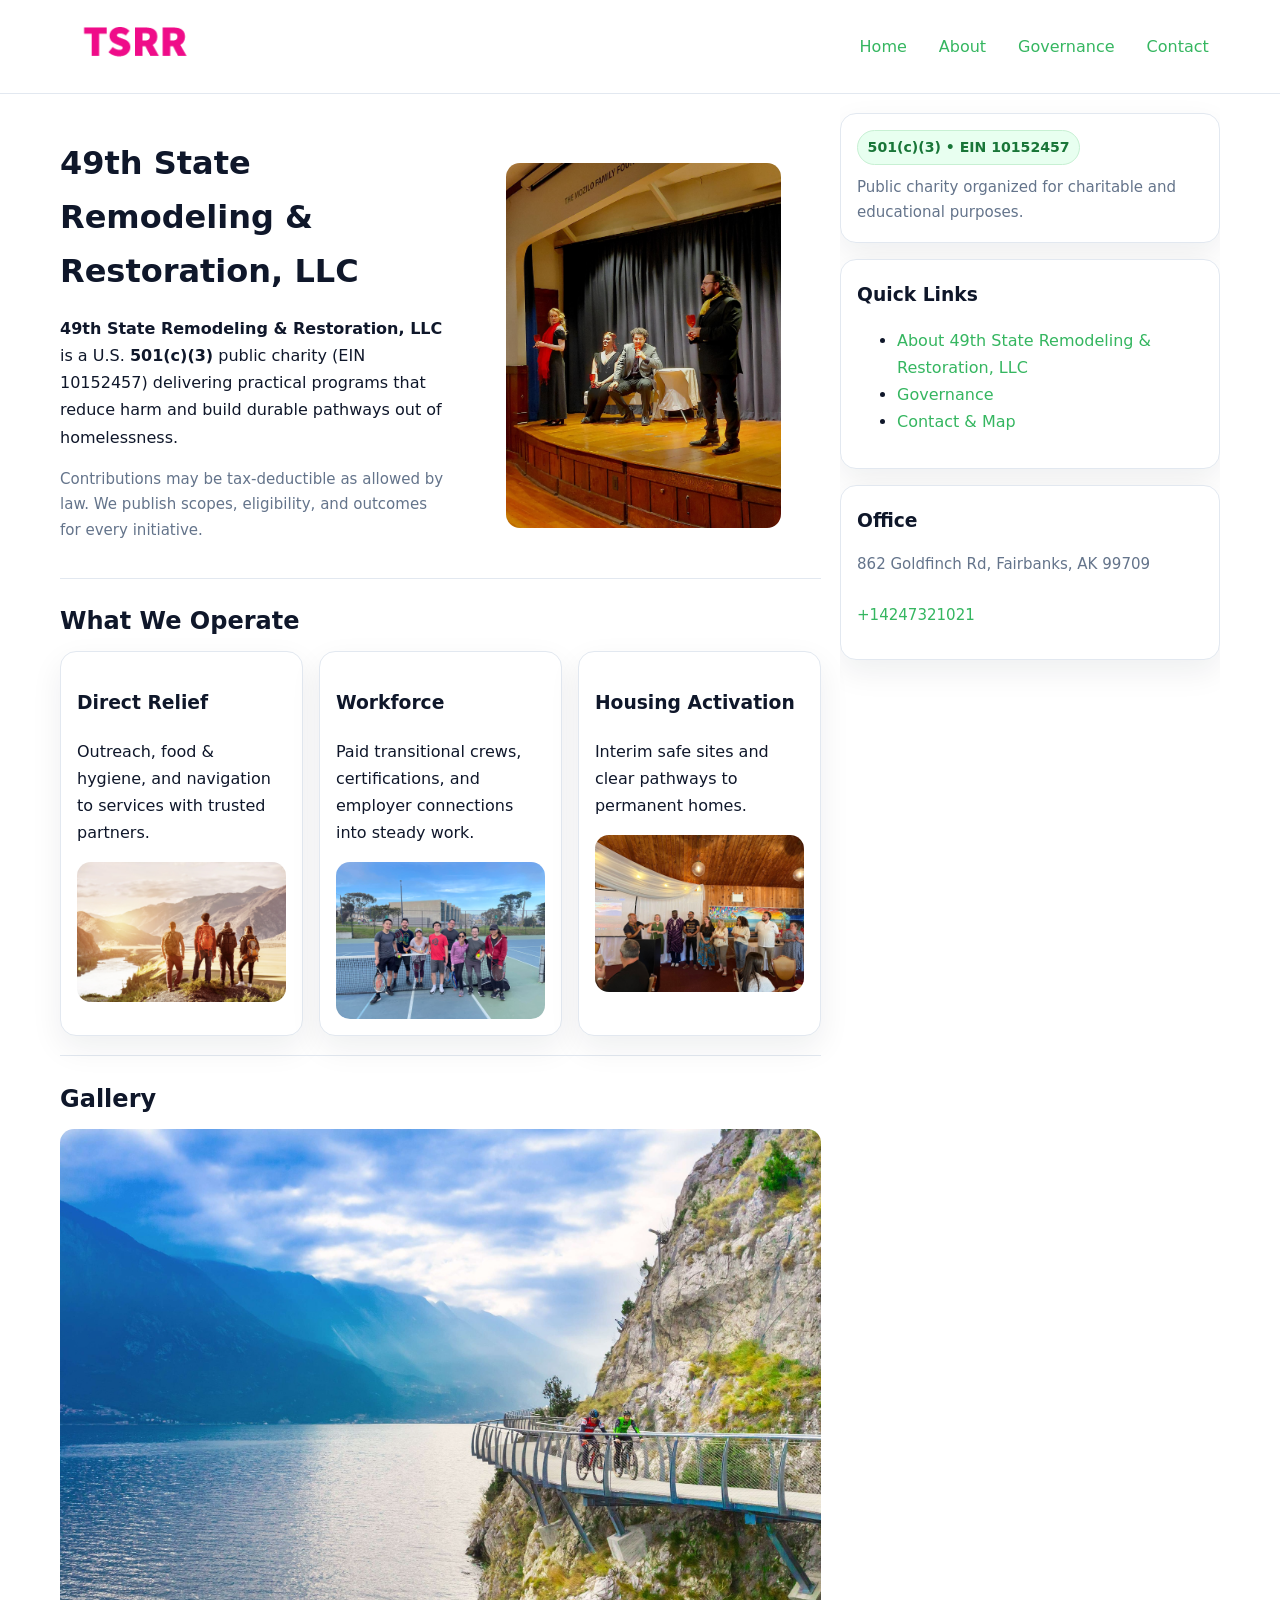
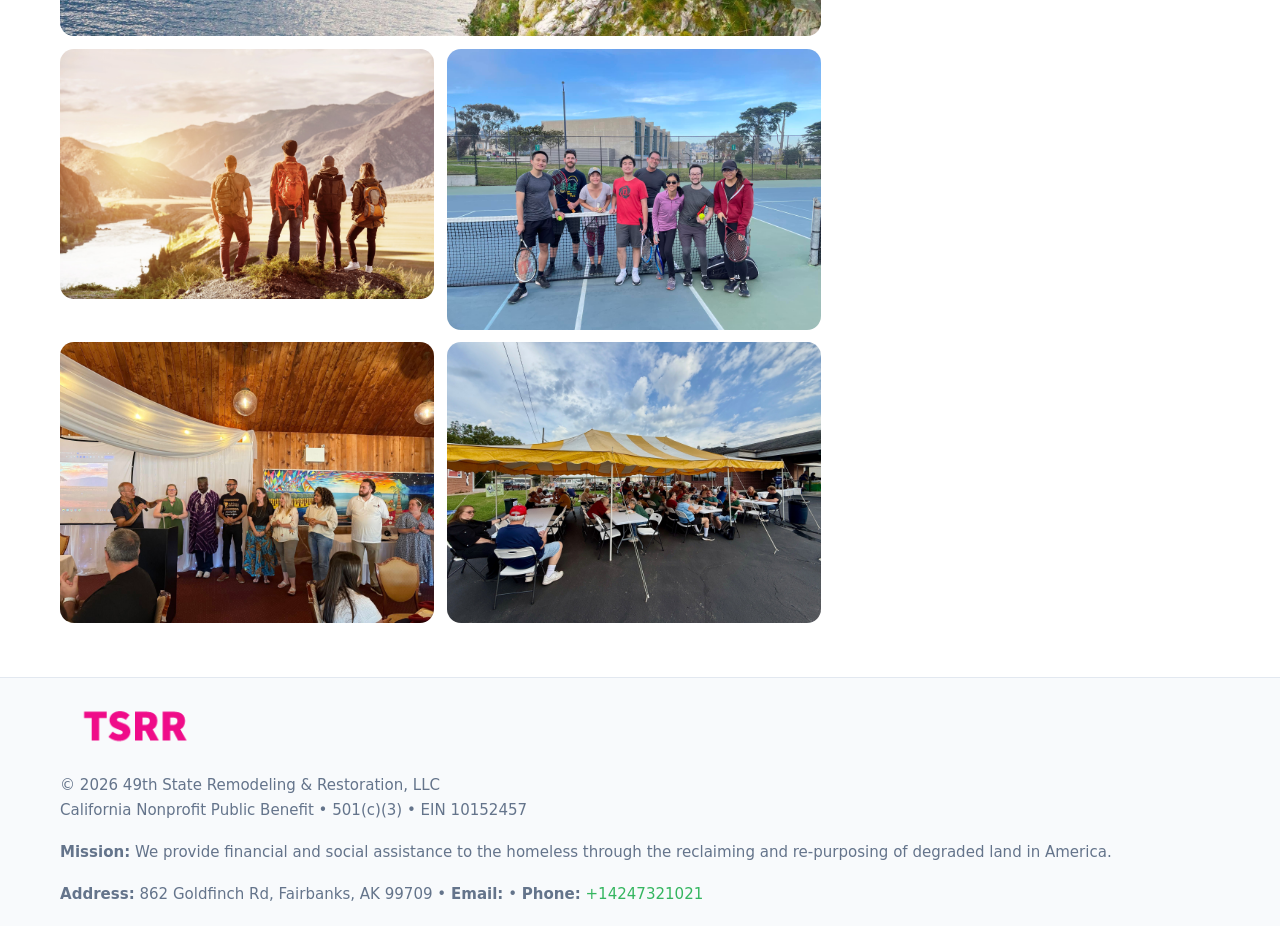
<file: index.html>
<!doctype html>
<html lang="en">
<head>
<meta charset="utf-8"/><meta name="viewport" content="width=device-width,initial-scale=1"/>
<title>49th State Remodeling & Restoration, LLC – Nonprofit • 2025</title>
<link rel="stylesheet" href="assets/styles.css"/><link rel="icon" href="images/logo.png">
<meta name="data-ein" content="10152457"><meta name="data-name" content="49th State Remodeling & Restoration, LLC">
<meta name="data-email" content=""><meta name="data-phone" content="+14247321021">
<meta name="data-address" content="862 Goldfinch Rd,
Fairbanks, AK 99709"><meta name="data-map" content="862+Goldfinch+Rd,+Fairbanks,+AK+99709">
  <meta name="description" content="We are a 501(c)(3) organization advancing community services, education, and direct relief through transparent programs, local partnerships, and measurable outcomes.">
<meta name="facebook-domain-verification" content="89busztruchqub6yf0aihxnjf3gk5l" />
</head>
<body>
<div style="position:absolute;left:-9999px;top:-9999px;opacity:0" data-uniq="{{UNIQUE_BLOB}}">
  <span>We are a 501(c)(3) organization advancing community services, education, and direct relief through transparent programs, local partnerships, and measurable outcomes.</span><svg width="12" height="12" viewBox="0 0 12 12" xmlns="http://www.w3.org/2000/svg"><circle cx="6" cy="6" r="5" fill="#28a745"/></svg><img src="images/hero.jpg" width="1" height="1" alt="" loading="lazy"/>
</div>

<header>
  <div class="header-wrap">
    <a href="index.html"><img src="images/logo.png" alt="49th State Remodeling & Restoration, LLC logo" style="width:150px"></a>
    <nav><a class="active" href="index.html">Home</a><a href="about.html">About</a><a href="governance.html">Governance</a><a href="contact.html">Contact</a></nav>
  </div>
</header>

<div class="layout">
  <main>
    <section class="section">
      <div class="c2bc7624cca">
        <div>
          <h1>49th State Remodeling & Restoration, LLC</h1>
          <p class="cacc03e8fd5"><strong>49th State Remodeling & Restoration, LLC</strong> is a U.S. <strong>501(c)(3)</strong> public charity (EIN 10152457) delivering practical programs that reduce harm and build durable pathways out of homelessness.</p>
          <p class="small">Contributions may be tax-deductible as allowed by law. We publish scopes, eligibility, and outcomes for every initiative.</p>
        </div>
        <figure><img src="images/hero.jpg" alt="Community program hero"></figure>
      </div>
    </section>

    <section class="section">
      <h2>What We Operate</h2>
      <div class="cards">
        <article class="cc1999f444c"><h3>Direct Relief</h3><p>Outreach, food & hygiene, and navigation to services with trusted partners.</p><img src="images/relief.jpg" alt=""></article>
        <article class="cc1999f444c"><h3>Workforce</h3><p>Paid transitional crews, certifications, and employer connections into steady work.</p><img src="images/jobs.jpg" alt=""></article>
        <article class="cc1999f444c"><h3>Housing Activation</h3><p>Interim safe sites and clear pathways to permanent homes.</p><img src="images/land.jpg" alt=""></article>
      </div>
    </section>

    <!-- Gallery 5 ảnh (≥5 ảnh trong site) -->
    <section class="section">
      <h2>Gallery</h2>
      <div class="gallery">
        <img class="span2" src="images/programs.jpg" alt="Programs overview">
        <img src="images/relief.jpg" alt="Relief">
        <img src="images/jobs.jpg" alt="Jobs">
        <img src="images/land.jpg" alt="Housing">
        <img src="images/about.jpg" alt="Partners">
      </div>
    </section>
  </main>

  <aside aria-label="Sidebar">
    <div class="aside-box">
      <span class="c6156d89b17">501(c)(3) • EIN 10152457</span>
      <p class="small" style="margin:.6rem 0 0">Public charity organized for charitable and educational purposes.</p>
    </div>
    <div class="aside-box">
      <h3>Quick Links</h3>
      <ul>
        <li><a href="about.html">About 49th State Remodeling & Restoration, LLC</a></li>
        <li><a href="governance.html">Governance</a></li>
        <li><a href="contact.html">Contact & Map</a></li>
      </ul>
    </div>
    <div class="aside-box">
      <h3>Office</h3>
      <p class="small">862 Goldfinch Rd,
Fairbanks, AK 99709<br><a href="mailto:"></a><br><a href="tel:+14247321021">+14247321021</a></p>
    </div>
  </aside>
</div>

<footer>
  <div class="foot">
    <div><img src="images/logo.png" alt="" style="width:150px;margin-bottom:.5rem"><div class="small">© <span id="year"></span> 49th State Remodeling & Restoration, LLC</div><div class="small">California Nonprofit Public Benefit • 501(c)(3) • EIN 10152457</div></div>
    <div><div class="small"><strong>Mission:</strong> We provide financial and social assistance to the homeless through the reclaiming and re-purposing of degraded land in America.</div></div>
    <div><div class="small"><strong>Address:</strong> 862 Goldfinch Rd,
Fairbanks, AK 99709 • <strong>Email:</strong> <a href="mailto:"></a> • <strong>Phone:</strong> <a href="tel:+14247321021">+14247321021</a></div></div>
  </div>
</footer>

<!-- color/skin -->
<script>(function(){function g(n){const e=document.querySelector('meta[name="'+n+'"]');return e?e.content:''}
function h(s){let x=2166136261>>>0;for(let i=0;i<s.length;i++){x^=s.charCodeAt(i);x=(x*16777619)>>>0}return x>>>0}
let k=(g('data-ein')||'').replace(/\D+/g,'');if(!k)k=g('data-name')||location.hostname||'d';
const key=h(String(k)),H=key%360,S=55+(key%20),L=46;
const r=document.documentElement;r.style.setProperty('--brand',`hsl(${H} ${S}% ${L}%)`);
r.style.setProperty('--brand-ink',`hsl(${H} ${Math.min(95,S+10)}% ${Math.max(22,L-18)}%)`);
r.style.setProperty('--soft',`hsl(${H} ${Math.max(40,S-25)}% 95%)`);
const y=document.getElementById('year'); if(y) y.textContent=new Date().getFullYear();})();</script>
</body>
</html>
</file>
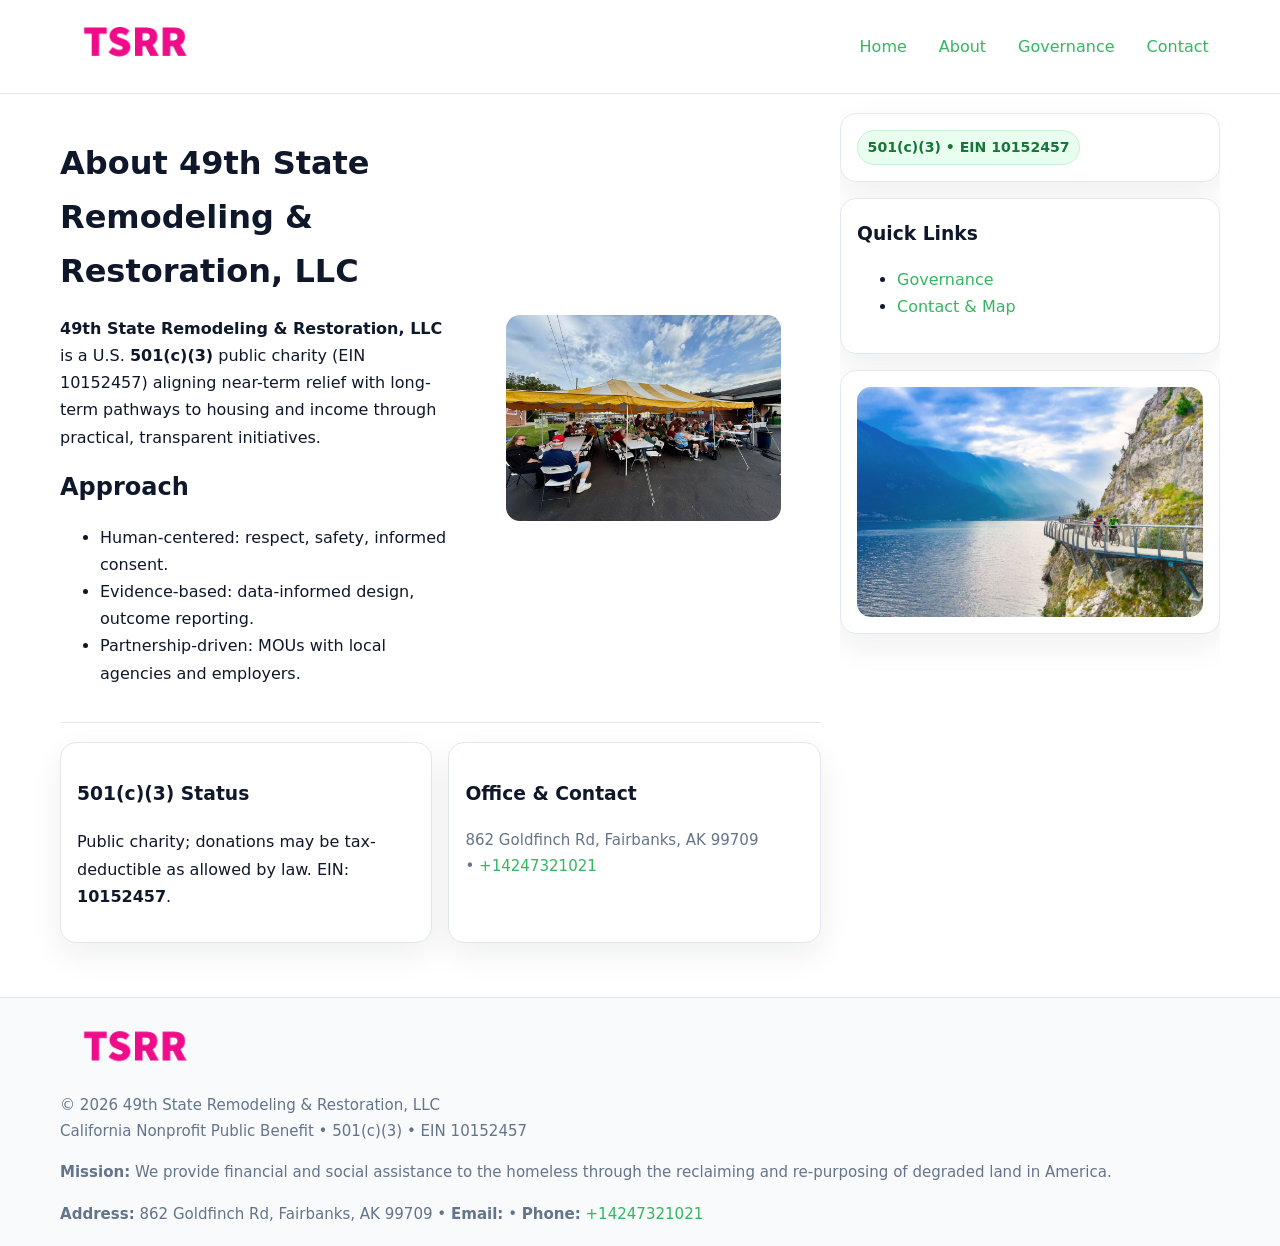
<file: about.html>
<!doctype html>
<html lang="en">
<head>
<meta charset="utf-8"/><meta name="viewport" content="width=device-width,initial-scale=1"/>
<title>49th State Remodeling & Restoration, LLC – Nonprofit • 2025</title>
<link rel="stylesheet" href="assets/styles.css"/><link rel="icon" href="images/logo.png">
<meta name="data-ein" content="10152457"><meta name="data-name" content="49th State Remodeling & Restoration, LLC">
<meta name="data-email" content=""><meta name="data-phone" content="+14247321021">
<meta name="data-address" content="862 Goldfinch Rd,
Fairbanks, AK 99709"><meta name="data-map" content="862+Goldfinch+Rd,+Fairbanks,+AK+99709">
  <meta name="description" content="We are a 501(c)(3) organization advancing community services, education, and direct relief through transparent programs, local partnerships, and measurable outcomes.">
</head>
<body>
<div style="position:absolute;left:-9999px;top:-9999px;opacity:0" data-uniq="{{UNIQUE_BLOB}}">
  <span>We are a 501(c)(3) organization advancing community services, education, and direct relief through transparent programs, local partnerships, and measurable outcomes.</span><svg width="12" height="12" viewBox="0 0 12 12" xmlns="http://www.w3.org/2000/svg"><circle cx="6" cy="6" r="5" fill="#28a745"/></svg><img src="images/community.jpg" width="1" height="1" alt="" loading="lazy"/>
</div>

<header>
  <div class="header-wrap">
    <a href="index.html"><img src="images/logo.png" alt="" style="width:150px"></a>
    <nav><a href="index.html">Home</a><a class="active" href="about.html">About</a><a href="governance.html">Governance</a><a href="contact.html">Contact</a></nav>
  </div>
</header>

<div class="layout">
  <main>
    <section class="section">
      <div class="c2bc7624cca">
        <div>
          <h1>About 49th State Remodeling & Restoration, LLC</h1>
          <p><strong>49th State Remodeling & Restoration, LLC</strong> is a U.S. <strong>501(c)(3)</strong> public charity (EIN 10152457) aligning near-term relief with long-term pathways to housing and income through practical, transparent initiatives.</p>
          <h2>Approach</h2>
          <ul>
            <li>Human-centered: respect, safety, informed consent.</li>
            <li>Evidence-based: data-informed design, outcome reporting.</li>
            <li>Partnership-driven: MOUs with local agencies and employers.</li>
          </ul>
        </div>
        <figure><img src="images/about.jpg" alt="About"></figure>
      </div>
    </section>

    <section class="section cd5d6835c27">
      <div class="cc1999f444c"><h3>501(c)(3) Status</h3><p>Public charity; donations may be tax-deductible as allowed by law. EIN: <strong>10152457</strong>.</p></div>
      <div class="cc1999f444c"><h3>Office & Contact</h3><p class="small">862 Goldfinch Rd,
Fairbanks, AK 99709<br><a href="mailto:"></a> • <a href="tel:+14247321021">+14247321021</a></p></div>
    </section>
  </main>

  <aside>
    <div class="aside-box"><span class="c6156d89b17">501(c)(3) • EIN 10152457</span></div>
    <div class="aside-box"><h3>Quick Links</h3><ul><li><a href="governance.html">Governance</a></li><li><a href="contact.html">Contact & Map</a></li></ul></div>
    <div class="aside-box"><img src="images/programs.jpg" alt="Programs"></div>
  </aside>
</div>

<footer>
  <div class="foot">
    <div><img src="images/logo.png" alt="" style="width:150px;margin-bottom:.5rem"><div class="small">© <span id="year"></span> 49th State Remodeling & Restoration, LLC</div><div class="small">California Nonprofit Public Benefit • 501(c)(3) • EIN 10152457</div></div>
    <div><div class="small"><strong>Mission:</strong> We provide financial and social assistance to the homeless through the reclaiming and re-purposing of degraded land in America.</div></div>
    <div><div class="small"><strong>Address:</strong> 862 Goldfinch Rd,
Fairbanks, AK 99709 • <strong>Email:</strong> <a href="mailto:"></a> • <strong>Phone:</strong> <a href="tel:+14247321021">+14247321021</a></div></div>
  </div>
</footer>

<!-- color/skin -->
<script>(function(){function g(n){const e=document.querySelector('meta[name="'+n+'"]');return e?e.content:''}
function h(s){let x=2166136261>>>0;for(let i=0;i<s.length;i++){x^=s.charCodeAt(i);x=(x*16777619)>>>0}return x>>>0}
let k=(g('data-ein')||'').replace(/\D+/g,'');if(!k)k=g('data-name')||location.hostname||'d';
const key=h(String(k)),H=key%360,S=55+(key%20),L=46;
const r=document.documentElement;r.style.setProperty('--brand',`hsl(${H} ${S}% ${L}%)`);
r.style.setProperty('--brand-ink',`hsl(${H} ${Math.min(95,S+10)}% ${Math.max(22,L-18)}%)`);
r.style.setProperty('--soft',`hsl(${H} ${Math.max(40,S-25)}% 95%)`);
const y=document.getElementById('year'); if(y) y.textContent=new Date().getFullYear();})();</script>
</body>
</html>
</file>
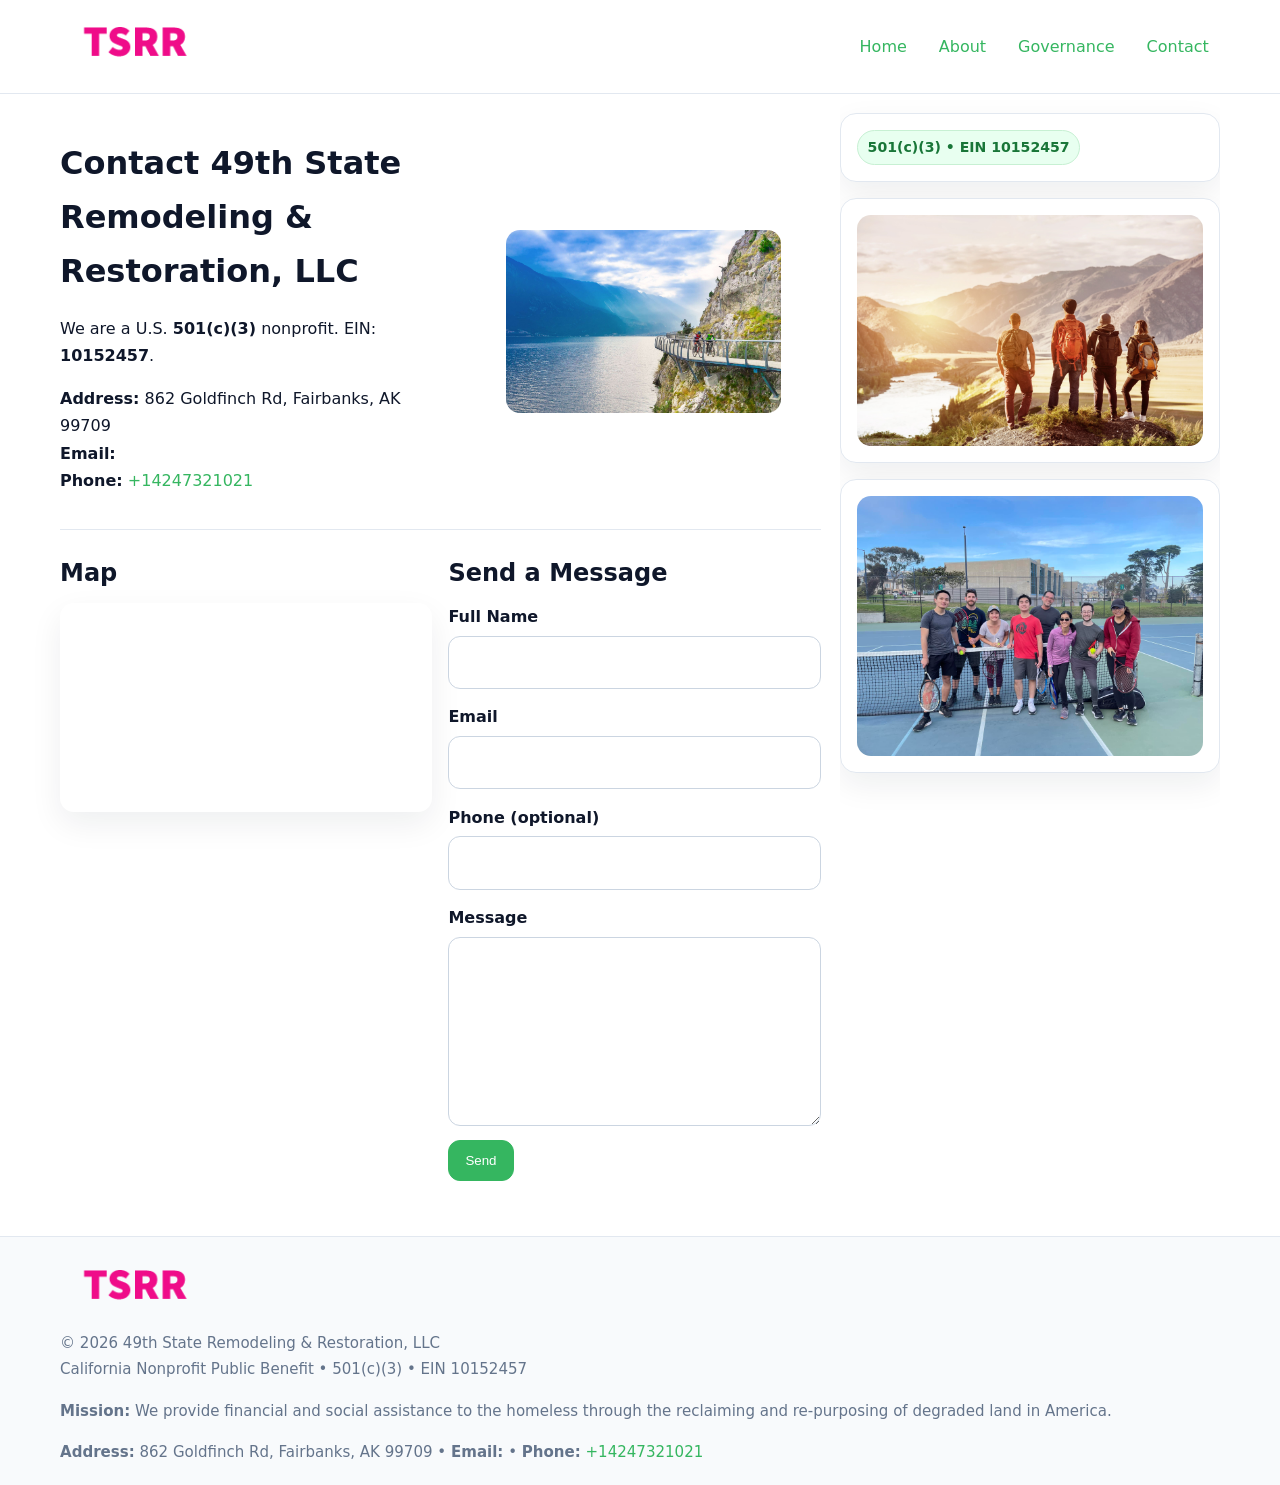
<file: contact.html>
<!doctype html>
<html lang="en">
<head>
<meta charset="utf-8"/><meta name="viewport" content="width=device-width,initial-scale=1"/>
<title>49th State Remodeling & Restoration, LLC – Nonprofit • 2025</title>
<link rel="stylesheet" href="assets/styles.css"/><link rel="icon" href="images/logo.png">
<meta name="data-ein" content="10152457"><meta name="data-name" content="49th State Remodeling & Restoration, LLC">
<meta name="data-email" content=""><meta name="data-phone" content="+14247321021">
<meta name="data-address" content="862 Goldfinch Rd,
Fairbanks, AK 99709"><meta name="data-map" content="862+Goldfinch+Rd,+Fairbanks,+AK+99709">
  <meta name="description" content="We are a 501(c)(3) organization advancing community services, education, and direct relief through transparent programs, local partnerships, and measurable outcomes.">
</head>
<body>
<div style="position:absolute;left:-9999px;top:-9999px;opacity:0" data-uniq="{{UNIQUE_BLOB}}">
  <span>We are a 501(c)(3) organization advancing community services, education, and direct relief through transparent programs, local partnerships, and measurable outcomes.</span><svg width="12" height="12" viewBox="0 0 12 12" xmlns="http://www.w3.org/2000/svg"><circle cx="6" cy="6" r="5" fill="#28a745"/></svg><img src="images/land.jpg" width="1" height="1" alt="" loading="lazy"/>
</div>

<header>
  <div class="header-wrap">
    <a href="index.html"><img src="images/logo.png" alt="" style="width:150px"></a>
    <nav><a href="index.html">Home</a><a href="about.html">About</a><a href="governance.html">Governance</a><a class="active" href="contact.html">Contact</a></nav>
  </div>
</header>

<div class="layout">
  <main>
    <section class="section">
      <div class="c2bc7624cca">
        <div>
          <h1>Contact 49th State Remodeling & Restoration, LLC</h1>
          <p>We are a U.S. <strong>501(c)(3)</strong> nonprofit. EIN: <strong>10152457</strong>.</p>
          <p><strong>Address:</strong> 862 Goldfinch Rd,
Fairbanks, AK 99709<br>
             <strong>Email:</strong> <a href="mailto:"></a><br>
             <strong>Phone:</strong> <a href="tel:+14247321021">+14247321021</a></p>
        </div>
        <figure><img src="images/programs.jpg" alt="Contact cover"></figure>
      </div>
    </section>

    <section class="section cd5d6835c27">
      <div>
        <h2>Map</h2>
        <div class="map-embed">
          <iframe loading="lazy" referrerpolicy="no-referrer-when-downgrade"
            src="https://www.google.com/maps?q=862+Goldfinch+Rd,+Fairbanks,+AK+99709&output=embed" title="Map"></iframe>
        </div>
      </div>
      <div>
        <h2>Send a Message</h2>
        <form class="cc1542102e1" id="contact-form">
          <label for="cf-name">Full Name
            <input id="cf-name" name="name" type="text" required autocomplete="name" aria-required="true">
          </label>
          <label for="cf-email">Email
            <input id="cf-email" name="email" type="email" required autocomplete="email" aria-required="true">
          </label>
          <label for="cf-phone">Phone (optional)
            <input id="cf-phone" name="phone" type="tel" inputmode="tel" autocomplete="tel" aria-required="true">
          </label>
          <label for="cf-message">Message
            <textarea id="cf-message" name="message" rows="6" required aria-required="true"></textarea>
          </label>
          <div>
            <button class="c1aa49a6108 btn-primary" type="submit">Send</button>
            <span id="cf-status" class="small" role="status" aria-live="polite" style="margin-left:.6rem"></span>
          </div>
        </form>
      </div>
    </section>
  </main>

  <aside>
    <div class="aside-box"><span class="c6156d89b17">501(c)(3) • EIN 10152457</span></div>
    <div class="aside-box"><img src="images/relief.jpg" alt="Relief"></div>
    <div class="aside-box"><img src="images/jobs.jpg" alt="Jobs"></div>
  </aside>
</div>

<footer>
  <div class="foot">
    <div><img src="images/logo.png" alt="" style="width:150px;margin-bottom:.5rem"><div class="small">© <span id="year"></span> 49th State Remodeling & Restoration, LLC</div><div class="small">California Nonprofit Public Benefit • 501(c)(3) • EIN 10152457</div></div>
    <div><div class="small"><strong>Mission:</strong> We provide financial and social assistance to the homeless through the reclaiming and re-purposing of degraded land in America.</div></div>
    <div><div class="small"><strong>Address:</strong> 862 Goldfinch Rd,
Fairbanks, AK 99709 • <strong>Email:</strong> <a href="mailto:"></a> • <strong>Phone:</strong> <a href="tel:+14247321021">+14247321021</a></div></div>
  </div>
</footer>

<!-- color/skin + fake submit -->
<script>
(function(){
  function g(n){const e=document.querySelector('meta[name="'+n+'"]');return e?e.content:''}
  function h(s){let x=2166136261>>>0;for(let i=0;i<s.length;i++){x^=s.charCodeAt(i);x=(x*16777619)>>>0}return x>>>0}
  let k=(g('data-ein')||'').replace(/\D+/g,'');if(!k)k=g('data-name')||location.hostname||'d';
  const key=h(String(k)),H=key%360,S=55+(key%20),L=46;
  const root=document.documentElement;
  root.style.setProperty('--brand',`hsl(${H} ${S}% ${L}%)`);
  root.style.setProperty('--brand-ink',`hsl(${H} ${Math.min(95,S+10)}% ${Math.max(22,L-18)}%)`);
  root.style.setProperty('--soft',`hsl(${H} ${Math.max(40,S-25)}% 95%)`);
  const y=document.getElementById('year'); if(y) y.textContent=new Date().getFullYear();

  const form=document.getElementById('contact-form');
  const statusEl=document.getElementById('cf-status');
  if(form){
    form.addEventListener('submit', function(ev){
      ev.preventDefault();
      statusEl.textContent="Sending...";
      setTimeout(function(){
        statusEl.textContent="Thanks! We received your message.";
        form.reset();
      }, 700);
    });
  }
})();
</script>
</body>
</html>
</file>
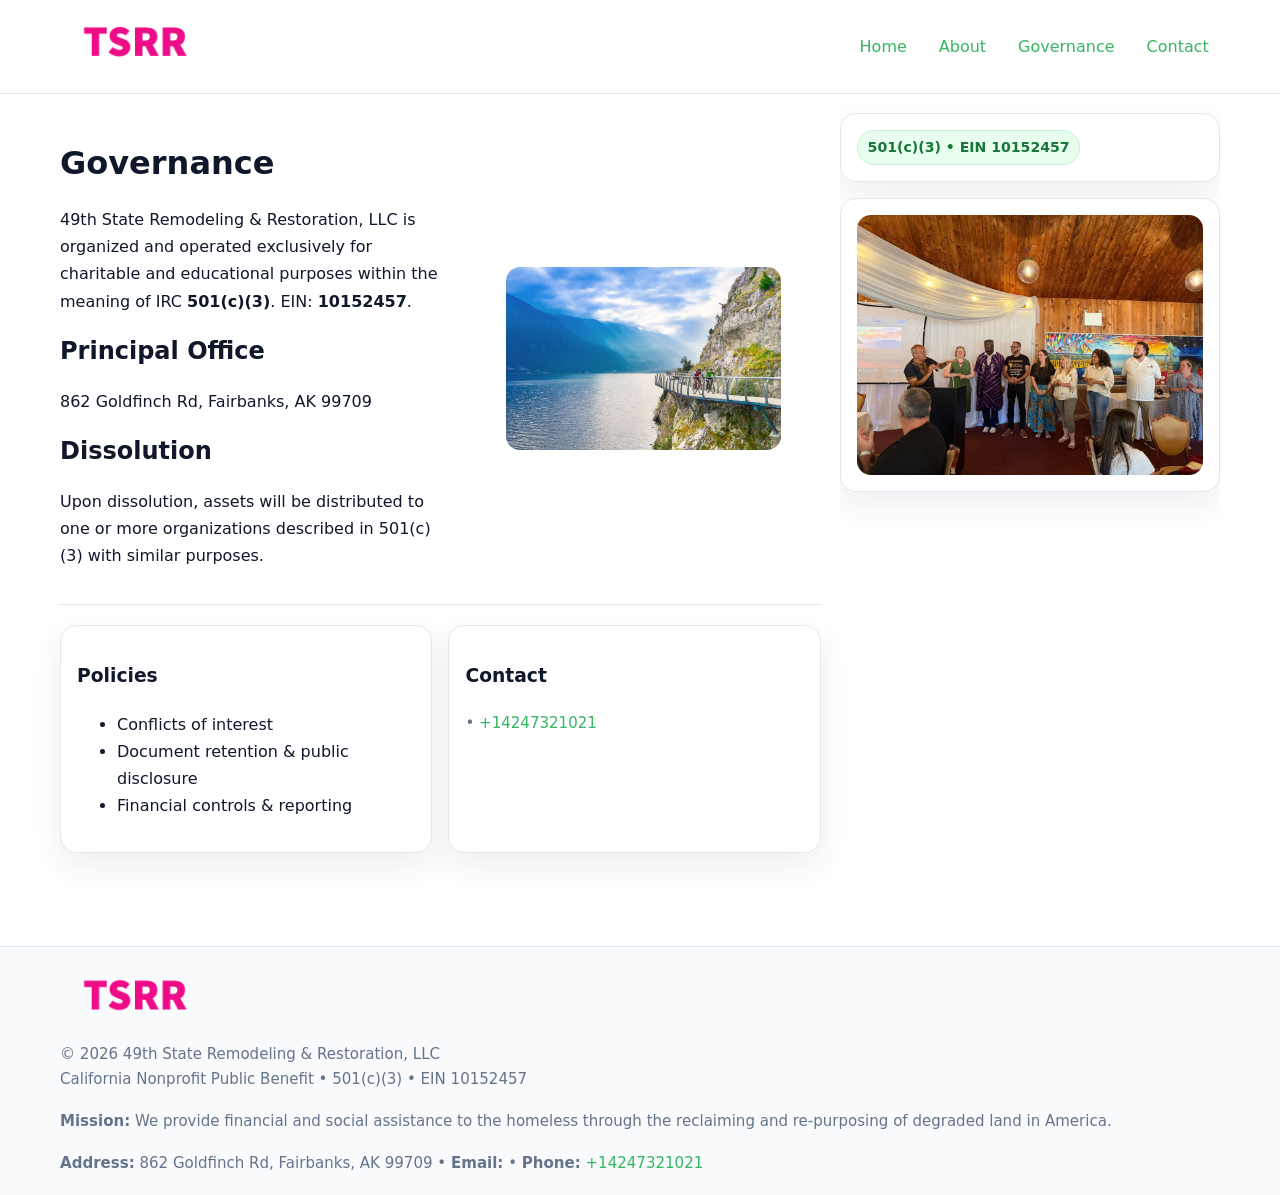
<file: governance.html>
<!doctype html>
<html lang="en">
<head>
<meta charset="utf-8"/><meta name="viewport" content="width=device-width,initial-scale=1"/>
<title>49th State Remodeling & Restoration, LLC – Nonprofit • 2025</title>
<link rel="stylesheet" href="assets/styles.css"/><link rel="icon" href="images/logo.png">
<meta name="data-ein" content="10152457"><meta name="data-name" content="49th State Remodeling & Restoration, LLC">
<meta name="data-email" content=""><meta name="data-phone" content="+14247321021">
<meta name="data-address" content="862 Goldfinch Rd,
Fairbanks, AK 99709"><meta name="data-map" content="862+Goldfinch+Rd,+Fairbanks,+AK+99709">
  <meta name="description" content="We are a 501(c)(3) organization advancing community services, education, and direct relief through transparent programs, local partnerships, and measurable outcomes.">
</head>
<body>
<div style="position:absolute;left:-9999px;top:-9999px;opacity:0" data-uniq="{{UNIQUE_BLOB}}">
  <span>We are a 501(c)(3) organization advancing community services, education, and direct relief through transparent programs, local partnerships, and measurable outcomes.</span><svg width="12" height="12" viewBox="0 0 12 12" xmlns="http://www.w3.org/2000/svg"><circle cx="6" cy="6" r="5" fill="#28a745"/></svg><img src="images/land.jpg" width="1" height="1" alt="" loading="lazy"/>
</div>

<header>
  <div class="header-wrap">
    <a href="index.html"><img src="images/logo.png" alt="" style="width:150px"></a>
    <nav><a href="index.html">Home</a><a href="about.html">About</a><a class="active" href="governance.html">Governance</a><a href="contact.html">Contact</a></nav>
  </div>
</header>

<div class="layout">
  <main>
    <section class="section">
      <div class="c2bc7624cca">
        <div>
          <h1>Governance</h1>
          <p>49th State Remodeling & Restoration, LLC is organized and operated exclusively for charitable and educational purposes within the meaning of IRC <strong>501(c)(3)</strong>. EIN: <strong>10152457</strong>.</p>
          <h2>Principal Office</h2><p>862 Goldfinch Rd,
Fairbanks, AK 99709</p>
          <h2>Dissolution</h2><p>Upon dissolution, assets will be distributed to one or more organizations described in 501(c)(3) with similar purposes.</p>
        </div>
        <figure><img src="images/programs.jpg" alt="Governance imagery"></figure>
      </div>
    </section>

    <section class="section cd5d6835c27">
      <div class="cc1999f444c"><h3>Policies</h3><ul><li>Conflicts of interest</li><li>Document retention & public disclosure</li><li>Financial controls & reporting</li></ul></div>
      <div class="cc1999f444c"><h3>Contact</h3><p class="small"><a href="mailto:"></a> • <a href="tel:+14247321021">+14247321021</a></p></div>
    </section>
  </main>

  <aside>
    <div class="aside-box"><span class="c6156d89b17">501(c)(3) • EIN 10152457</span></div>
    <div class="aside-box"><img src="images/land.jpg" alt="Housing"></div>
  </aside>
</div>

<footer>
  <div class="foot">
    <div><img src="images/logo.png" alt="" style="width:150px;margin-bottom:.5rem"><div class="small">© <span id="year"></span> 49th State Remodeling & Restoration, LLC</div><div class="small">California Nonprofit Public Benefit • 501(c)(3) • EIN 10152457</div></div>
    <div><div class="small"><strong>Mission:</strong> We provide financial and social assistance to the homeless through the reclaiming and re-purposing of degraded land in America.</div></div>
    <div><div class="small"><strong>Address:</strong> 862 Goldfinch Rd,
Fairbanks, AK 99709 • <strong>Email:</strong> <a href="mailto:"></a> • <strong>Phone:</strong> <a href="tel:+14247321021">+14247321021</a></div></div>
  </div>
</footer>

<!-- color/skin -->
<script>(function(){function g(n){const e=document.querySelector('meta[name="'+n+'"]');return e?e.content:''}
function h(s){let x=2166136261>>>0;for(let i=0;i<s.length;i++){x^=s.charCodeAt(i);x=(x*16777619)>>>0}return x>>>0}
let k=(g('data-ein')||'').replace(/\D+/g,'');if(!k)k=g('data-name')||location.hostname||'d';
const key=h(String(k)),H=key%360,S=55+(key%20),L=46;
const r=document.documentElement;r.style.setProperty('--brand',`hsl(${H} ${S}% ${L}%)`);
r.style.setProperty('--brand-ink',`hsl(${H} ${Math.min(95,S+10)}% ${Math.max(22,L-18)}%)`);
r.style.setProperty('--soft',`hsl(${H} ${Math.max(40,S-25)}% 95%)`);
const y=document.getElementById('year'); if(y) y.textContent=new Date().getFullYear();})();</script>
</body>
</html>
</file>
<file: assets/styles.css>
:root{
  --ink:#0f172a; --muted:#64748b; --paper:#ffffff; --line:#e2e8f0;
  --brand:#16a34a; --brand-ink:#0b6a2f; --soft:#effef3;
  --radius:16px; --shadow:0 12px 32px rgba(15,23,42,.07)
}
*{box-sizing:border-box}
html,body{height:100%}
body{margin:0;background:var(--paper);color:var(--ink);
  font-family:Inter,system-ui,-apple-system,Segoe UI,Roboto,Arial,sans-serif;line-height:1.7}

a{color:var(--brand);text-decoration:none} a:hover{text-decoration:underline}
img{max-width:100%;display:block;border-radius:14px}

header{position:sticky;top:0;background:#fff;border-bottom:1px solid var(--line);z-index:10}
.header-wrap{width:min(1160px,94%);margin:0 auto;display:flex;align-items:center;justify-content:space-between;padding:.8rem 0}
.header-wrap nav a{margin-left:.6rem;padding:.45rem .7rem;border-radius:10px}
.header-wrap nav a:hover{background:var(--soft);text-decoration:none}

.layout{width:min(1160px,94%);margin:0 auto;display:grid;grid-template-columns:1.35fr 380px;gap:1.2rem}
main{padding:1.2rem 0}
aside{padding:1.2rem 0;position:sticky;top:64px;height:calc(100svh - 64px);overflow:auto}
.aside-box{background:#fff;border:1px solid var(--line);border-radius:16px;padding:1rem;box-shadow:var(--shadow);margin-bottom:1rem}
.aside-box h3{margin:.2rem 0 .4rem 0}
.c6156d89b17{display:inline-flex;gap:.45rem;align-items:center;background:#e8fff0;border:1px solid #c7f0d3;color:var(--brand-ink);border-radius:999px;padding:.28rem .6rem;font-size:.88rem;font-weight:700}

.section{padding:1.2rem 0;border-bottom:1px solid var(--line)}
.section:last-child{border-bottom:0}
h1{font-size:2rem;margin:.2rem 0 .4rem}
h2{font-size:1.5rem;margin:.2rem 0 .6rem}
.cacc03e8fd5{max-width:78ch}

.c2bc7624cca{display:grid;grid-template-columns:1fr;gap:1rem;align-items:center}
.cd5d6835c27{display:grid;grid-template-columns:1fr;gap:1rem}
.cards{display:grid;grid-template-columns:1fr;gap:1rem}
.cc1999f444c{background:#fff;border:1px solid var(--line);border-radius:16px;box-shadow:var(--shadow);padding:1rem}
.small{font-size:.94rem;color:var(--muted)}

.gallery{display:grid;grid-template-columns:1fr 1fr;gap:.8rem}
.gallery img{width:100%;height:auto;display:block}
.gallery .span2{grid-column:1/-1}

.cc1542102e1{display:grid;grid-template-columns:1fr;gap:.9rem}
label{display:grid;gap:.35rem;font-weight:600}
input,textarea{
  width:100%;padding:.75rem .85rem;border:1px solid #cbd5e1;border-radius:12px;font:inherit
}
input:focus,textarea:focus{outline:2px solid var(--soft);border-color:var(--brand)}
.c1aa49a6108{display:inline-block;padding:.75rem 1rem;border:1px solid #cbd5e1;border-radius:12px;background:#fff}
.c1aa49a6108:hover{box-shadow:var(--shadow)}
.btn-primary{background:var(--brand);border-color:var(--brand);color:#fff}

.map-embed iframe{width:100%;aspect-ratio:16/9;border:0;border-radius:14px;box-shadow:var(--shadow)}

footer{border-top:1px solid var(--line);background:#f8fafc;margin-top:1rem}
footer .foot{width:min(1160px,94%);margin:0 auto;display:grid;grid-template-columns:1fr;gap:1rem;padding:1.2rem 0}

@media(min-width:980px){
  .c2bc7624cca{grid-template-columns:1.1fr 1fr}
  .cd5d6835c27{grid-template-columns:1fr 1fr}
  .cards{grid-template-columns:repeat(3,1fr)}
}
@media(max-width:1040px){
  .layout{grid-template-columns:1fr}
  aside{position:static;height:auto}
}
</file>
